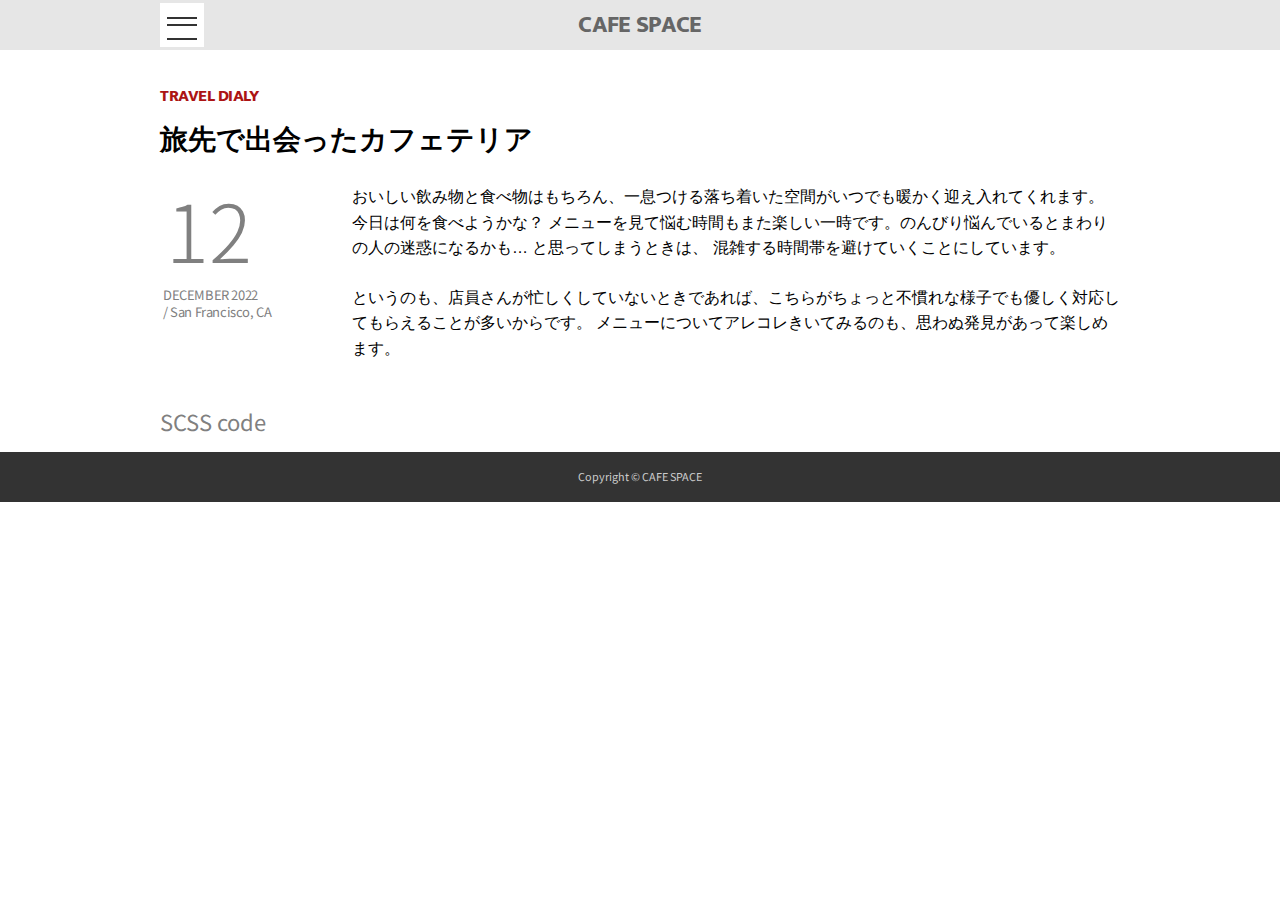
<file: coding01A/index.html>
<!DOCTYPE html>
<html lang="ja">
<head>
<meta charset="UTF-8">
<title>CAFE SPACE</title>
<meta name="viewport" content="width=device-width">
<link href="https://fonts.googleapis.com/css?family=Noto+Sans+JP:300,400&display=swap&subset=japanese" rel="stylesheet">
<link href="https://fonts.googleapis.com/css?family=Mukta:800&display=swap" rel="stylesheet">
<link rel="stylesheet" href="css/style.css">
</head>
<body>
  <header class="page-header">
    <div class="container">
     <h1>CAFE SPACE</h1>
     <div class="btn-wrapper">
     <p id="nav-btn"><span class="bar"></span></p>
     </div><!-- /.btn-wrapper -->
     <nav id="gnav">
       <ul>
        <li><a href="#" class="current">12 DECEMBER 2022</a></li>
        <li><a href="#">5 DECEMBER 2022</a></li>
        <li><a href="#">28 NOVEMBER 2022</a></li>
        <li><a href="#">21 NOVEMBER 2022</a></li>
       </ul>
     </nav><!-- /#gnav -->
    </div><!-- /.container -->
  </header><!-- /.page-header -->
  
  <main class="main-content">
   <div class="container">
    <h2><span class="red-c">TRAVEL DIALY</span><br>旅先で出会ったカフェテリア</h2>
    <div class="article">
      <div class="date">
        <p>12</p><p>DECEMBER 2022</p><p>/ San Francisco, CA</p>
      </div><!-- /.date -->
      <div class="break-time">
        <p class="one">おいしい飲み物と食べ物はもちろん、一息つける落ち着いた空間がいつでも暖かく迎え入れてくれます。
        今日は何を食べようかな？ メニューを見て悩む時間もまた楽しい一時です。のんびり悩んでいるとまわりの人の迷惑になるかも… と思ってしまうときは、
        混雑する時間帯を避けていくことにしています。</p>
        <p class="two">というのも、店員さんが忙しくしていないときであれば、こちらがちょっと不慣れな様子でも優しく対応してもらえることが多いからです。
        メニューについてアレコレきいてみるのも、思わぬ発見があって楽しめます。</p>
      </div><!-- /.break-time -->
    </div><!-- /.article -->
    <p class="code"><a href="scss/style.scss" target="_blank" rel="noopenner">SCSS code</a></p>
    </div><!-- /.conatainer -->
  </main><!-- /.main-content -->
  
  <footer class="page-footer">
      <p class="copy"><small>Copyright &copy; CAFE SPACE</small></p>
  </footer><!-- /.page-footer -->
  
<script src="https://ajax.googleapis.com/ajax/libs/jquery/3.4.1/jquery.min.js"></script>
<script>
$(function(){
  $('#nav-btn').on('click',function(){
    $('#gnav').toggleClass('click');
    if ($('#gnav').hasClass('click')) {
      $('.btn-wrapper').css('position','fixed');
      $('h1').css('padding','0');
      $('#gnav').animate({'left':'0','top':'0'},200);
    } else {
      $('.btn-wrapper').css('position','static');
      $('h1').css('padding-right','44px');
      $('#gnav').animate({'left':'-50%','top':'0'},200);
    }
    $(this).toggleClass('hamburger');
  });
  $(document).on('click',function(e){
    if (!$(e.target).closest('#gnav,.btn-wrapper').length) {
      $('.btn-wrapper').css('position','static');
      $('h1').css('padding-right','44px');
      $('#gnav').animate({'left':'-50%','top':'0'},200);
      $('#gnav').removeClass('click');
      $('#nav-btn').removeClass('hamburger');
    }
  });
});
</script>
</body>
</html>
</file>
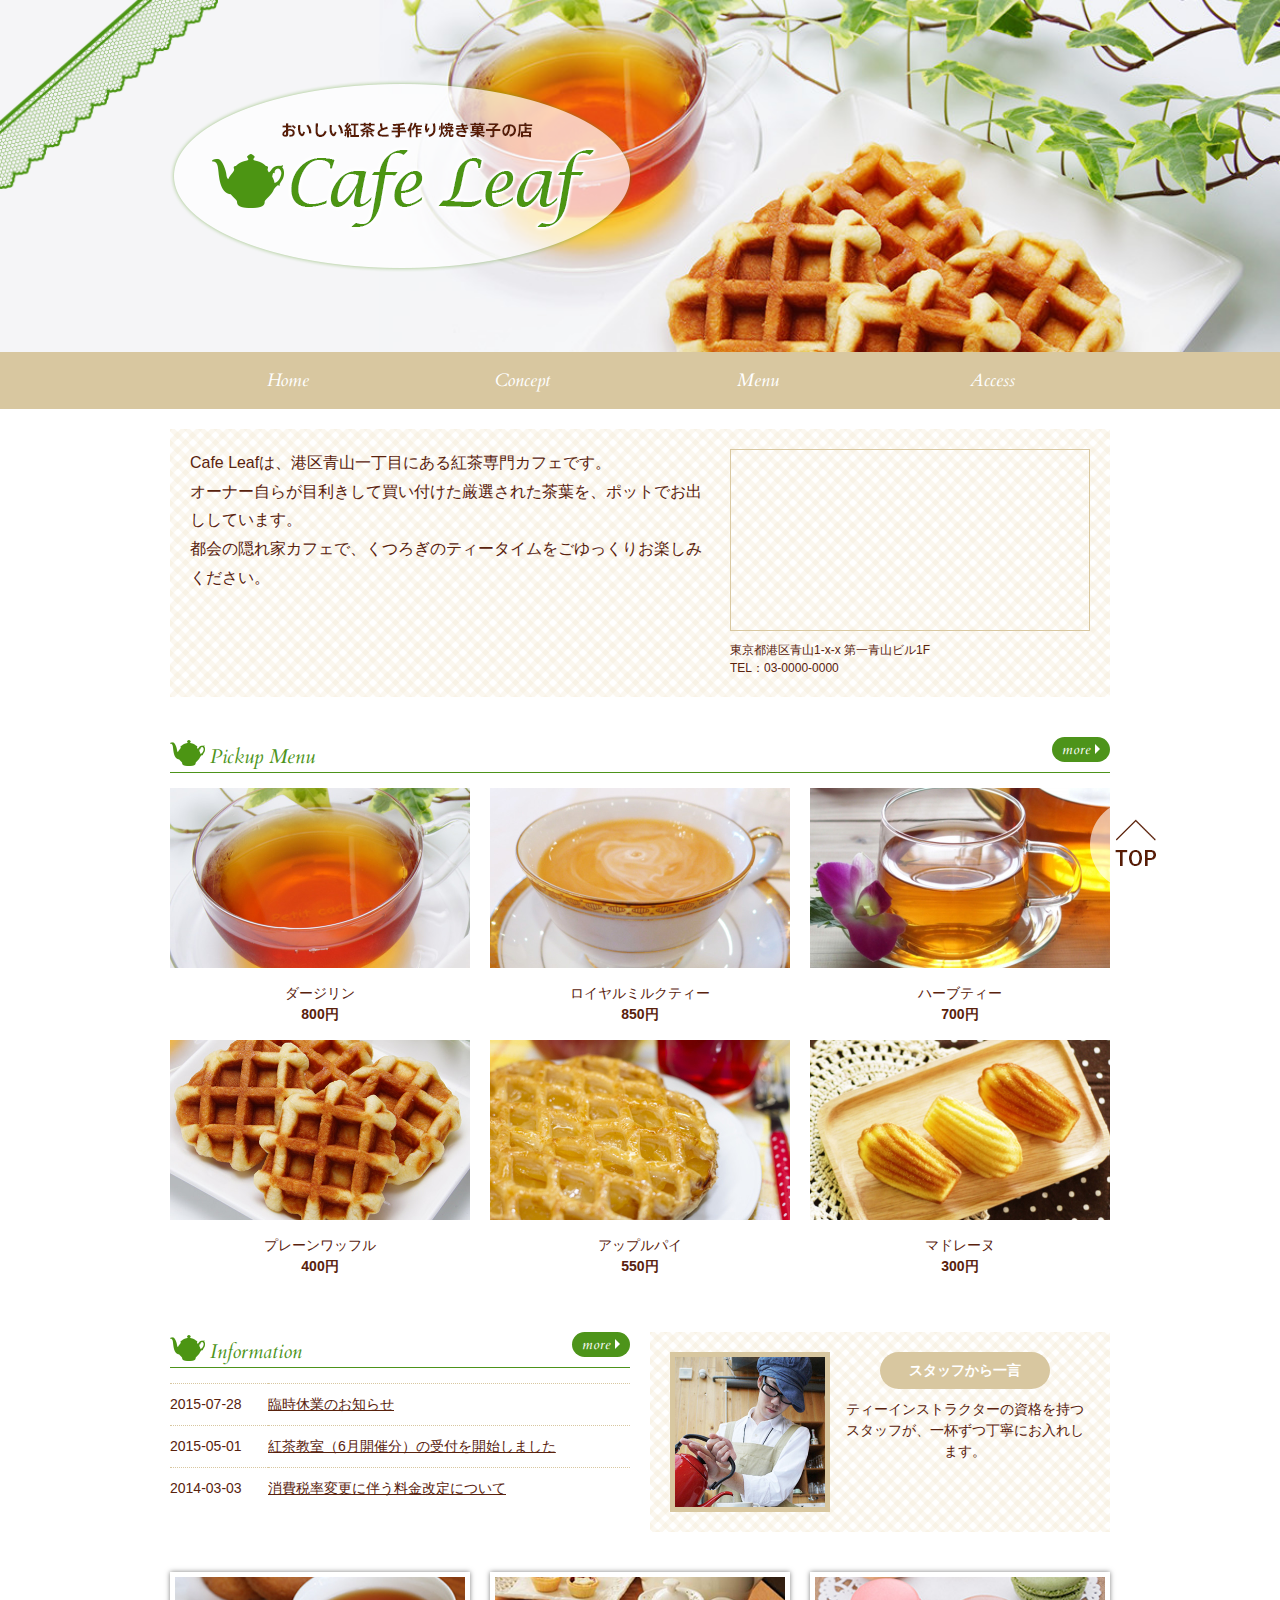
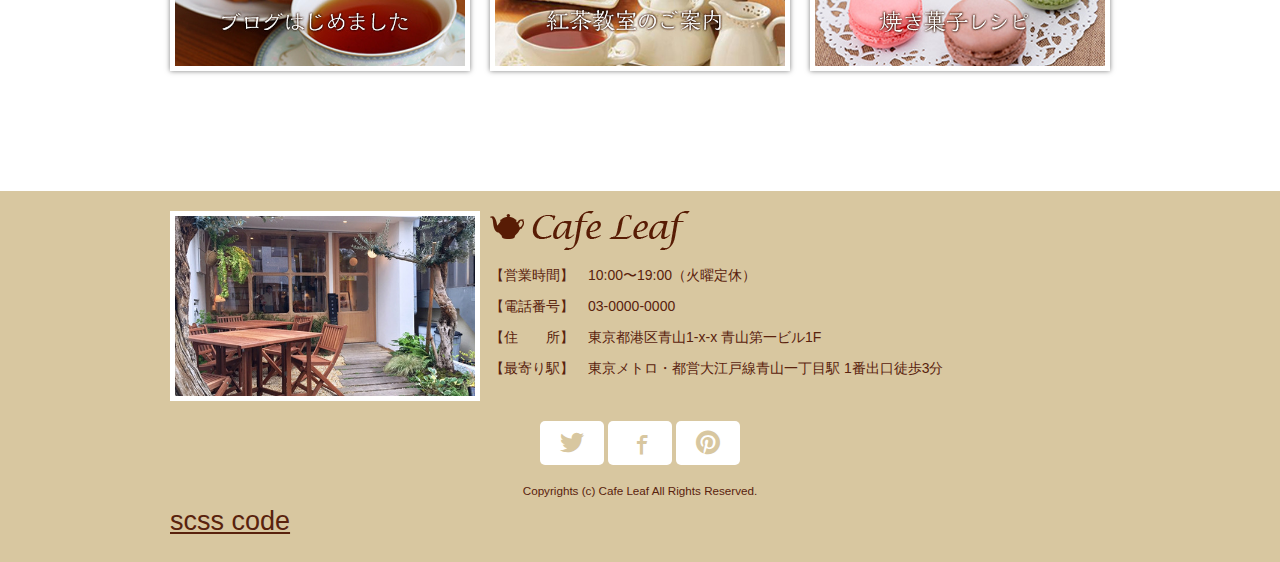
<file: coding02A/index.html>
<!DOCTYPE html>
<html lang="ja">
<head>
<meta charset="utf-8">
<meta http-equiv="X-UA-Compatible" content="IE=Edge">
<title>Cafe Leaf</title>
<meta name="description" content="">
<meta name="keywords" content="">
<meta name="viewport" content="width=device-width,initial-scale=1.0">
<meta name="format-detection" content="telephone=no">

<!--icon -->



<!-- Fonts -->
<link href='http://fonts.googleapis.com/css?family=Cardo:400,400italic' rel='stylesheet' type='text/css'>

<!-- stylesheets -->
<link rel="stylesheet" href="css/style.css" media="all">

</head>
<body>
<header id="header">
  <div class="container">
    <h1 class="top-logo"><a href="index.html"><img src="img/logo_header.png" alt="おいしい紅茶と手作り焼き菓子の店 Cafe Leaf"></a></h1>
  </div><!-- /.container -->
</header><!-- /#header -->
  
<nav id="gnav">
  <ul class="container">
    <li><a href="#">Home</a></li>
    <li><a href="#">Concept</a></li>
    <li><a href="#">Menu</a></li>
    <li><a href="#">Access</a></li>
  </ul><!-- /.container -->
</nav><!-- /#gnav -->
  
<main id="main" class="container">
  <div id="intro" class="full">
      <div class="intro-text">
          <p>Cafe Leafは、港区青山一丁目にある紅茶専門カフェです。<br>
オーナー自らが目利きして買い付けた厳選された茶葉を、ポットでお出ししています。<br>
都会の隠れ家カフェで、くつろぎのティータイムをごゆっくりお楽しみください。</p>
      </div><!-- /.intro-text -->
      <div class="intro-map">
          <div class="map">
              <iframe src="https://www.google.com/maps/embed?pb=!1m16!1m12!1m3!1d3241.177172339873!2d139.72505595!3d35.672639249999996!2m3!1f0!2f0!3f0!3m2!1i1024!2i768!4f13.1!2m1!1z5p2x5Lqs6YO95riv5Yy66Z2S5bGxMS0x!5e0!3m2!1sja!2sjp!4v1439816808418" width="600" height="450" frameborder="0" style="border:0" allowfullscreen></iframe>
          </div><!-- /.map -->
          <address>
              <p>東京都港区青山1-x-x 第一青山ビル1F</p>
              <p><a href="tel:03-0000-0000" class="btn-tel">03-0000-0000</a></p>
          </address>
      </div><!-- /.intro-map -->
  </div><!-- /#intro -->
  
  <section id="menu">
      <h2 class="heading">Pickup Menu <a href="#" class="more">more</a></h2>
      <ul class="menu-list">
          <li>
              <img src="img/ph_menu01.jpg" alt="">
              <p class="menu-text">ダージリン<br><b>800円</b></p>
          </li>
          <li>
              <img src="img/ph_menu02.jpg" alt="">
              <p class="menu-text">ロイヤルミルクティー<br><b>850円</b></p>
          </li>
          <li>
              <img src="img/ph_menu03.jpg" alt="">
              <p class="menu-text">ハーブティー<br><b>700円</b></p>
          </li>
          <li>
              <img src="img/ph_menu04.jpg" alt="">
              <p class="menu-text">プレーンワッフル<br><b>400円</b></p>
          </li>
          <li>
              <img src="img/ph_menu05.jpg" alt="">
              <p class="menu-text">アップルパイ<br><b>550円</b></p>
          </li>
          <li>
              <img src="img/ph_menu06.jpg" alt="">
              <p class="menu-text">マドレーヌ<br><b>300円</b></p>
          </li>
      </ul><!-- /.menu-list -->
  </section><!-- /#menu -->
  
  <section id="info">
      <h2 class="heading">Information <a href="#" class="more">more</a></h2>
      <dl class="info-list">
          <dt>2015-07-28</dt>
          <dd><a href="#">臨時休業のお知らせ</a></dd>
          <dt>2015-05-01</dt>
          <dd><a href="#">紅茶教室（6月開催分）の受付を開始しました</a></dd>
          <dt>2014-03-03</dt>
          <dd><a href="#">消費税率変更に伴う料金改定について</a></dd>
      </dl><!-- /.info-list -->
  </section><!-- /#info -->
  
  <section id="staff" class="full">
      <div class="staff-photo"><img src="img/ph_staff.jpg" alt="スタッフ近影"></div>
      <div class="staff-msg">
          <h2 class="staff-heading">スタッフから一言</h2>
          <p>ティーインストラクターの資格を持つスタッフが、一杯ずつ丁寧にお入れします。</p>
      </div><!-- /.staff-msg -->
  </section><!-- /#staff -->
  
  <aside id="banner">
      <ul class="banner-list clearfix">
          <li><a href="#"><img src="img/bnr_blog.jpg" alt="ブログ始めました"></a></li>
          <li><a href="#"><img src="img/bnr_lesson.jpg" alt="紅茶教室のご案内"></a></li>
          <li><a href="#"><img src="img/bnr_recipe.jpg" alt="焼き菓子レシピ"></a></li>
      </ul><!-- /.banner-list /.clearfix -->
  </aside><!-- /#banner -->
</main><!-- /#main -->
  
<footer id="footer">
  <div class="container">
    <div class="footer-photo"><img src="img/ph_shop.jpg" alt="店舗外観"></div><!-- /.footer-photo -->
    <section class="footer-info">
        <h2 class="footer-info-title"><img src="img/logo_footer.png" alt="Cafe Leaf"></h2>
        <dl class="footer-info-list">
            <dt>【営業時間】</dt>
            <dd>10:00〜19:00（火曜定休）</dd>
            <dt>【電話番号】</dt>
            <dd>03-0000-0000</dd>
            <dt>【住　　所】</dt>
            <dd>東京都港区青山1-x-x  青山第一ビル1F</dd>
            <dt>【最寄り駅】</dt>
            <dd>東京メトロ・都営大江戸線青山一丁目駅  1番出口徒歩3分</dd>
        </dl><!-- /.footer-info-list -->
    </section><!-- /.footer-info -->
    <ul class="sns">
        <li><a href="#" class="icon-twitter" title="Twitter"></a></li>
        <li><a href="#" class="icon-facebook" title="Facebook"></a></li>
        <li><a href="#" class="icon-pinterest" title="Pinterst"></a></li>
    </ul><!-- /.sns -->
    <p class="copyright"><small>Copyrights (c) Cafe Leaf All Rights Reserved.</small></p>
    <p class="pagetop"><a href="#header"><img src="img/btn_top.png" alt="ページのトップへ"></a></p>
    <p class="code"><a href="scss/style.scss" target="_blank" rel="noopenner">scss code</a></p>
  </div><!-- /.container -->
</footer><!-- /#footer -->
</body>
</html>
</file>
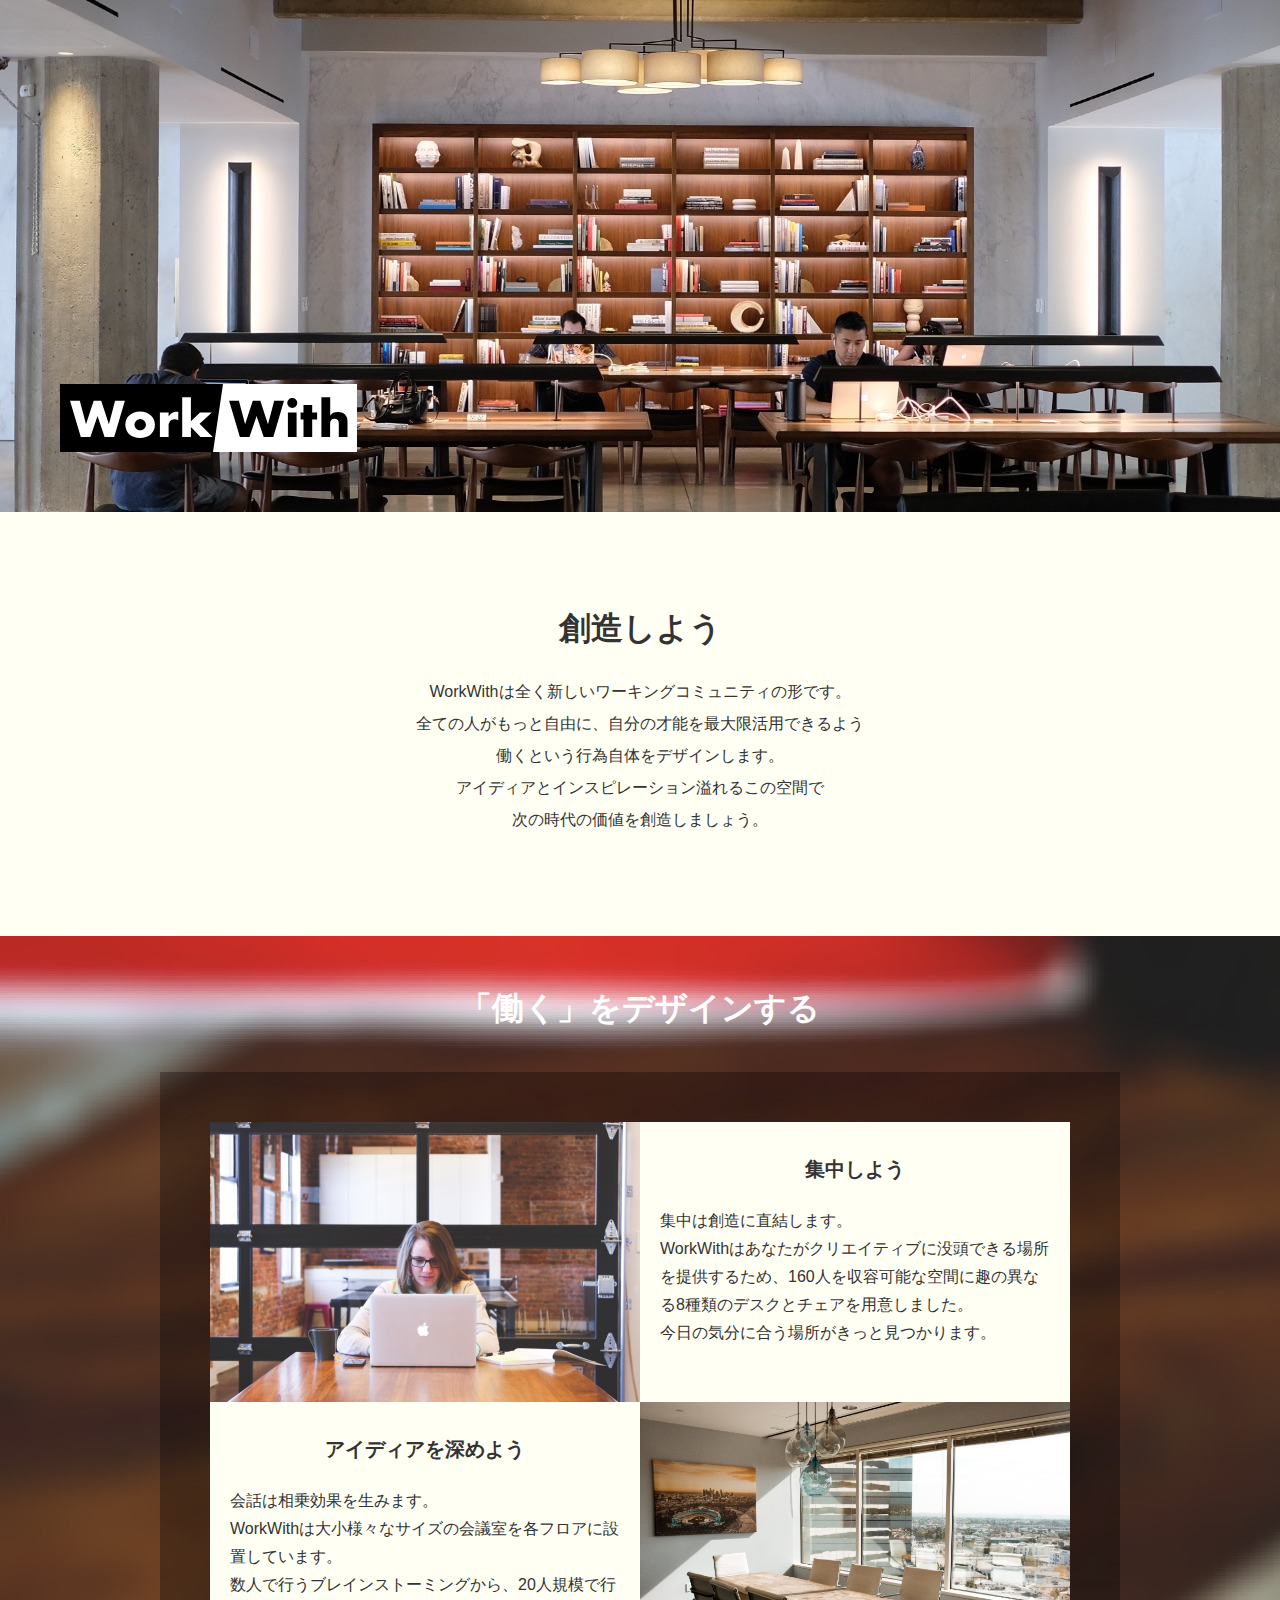
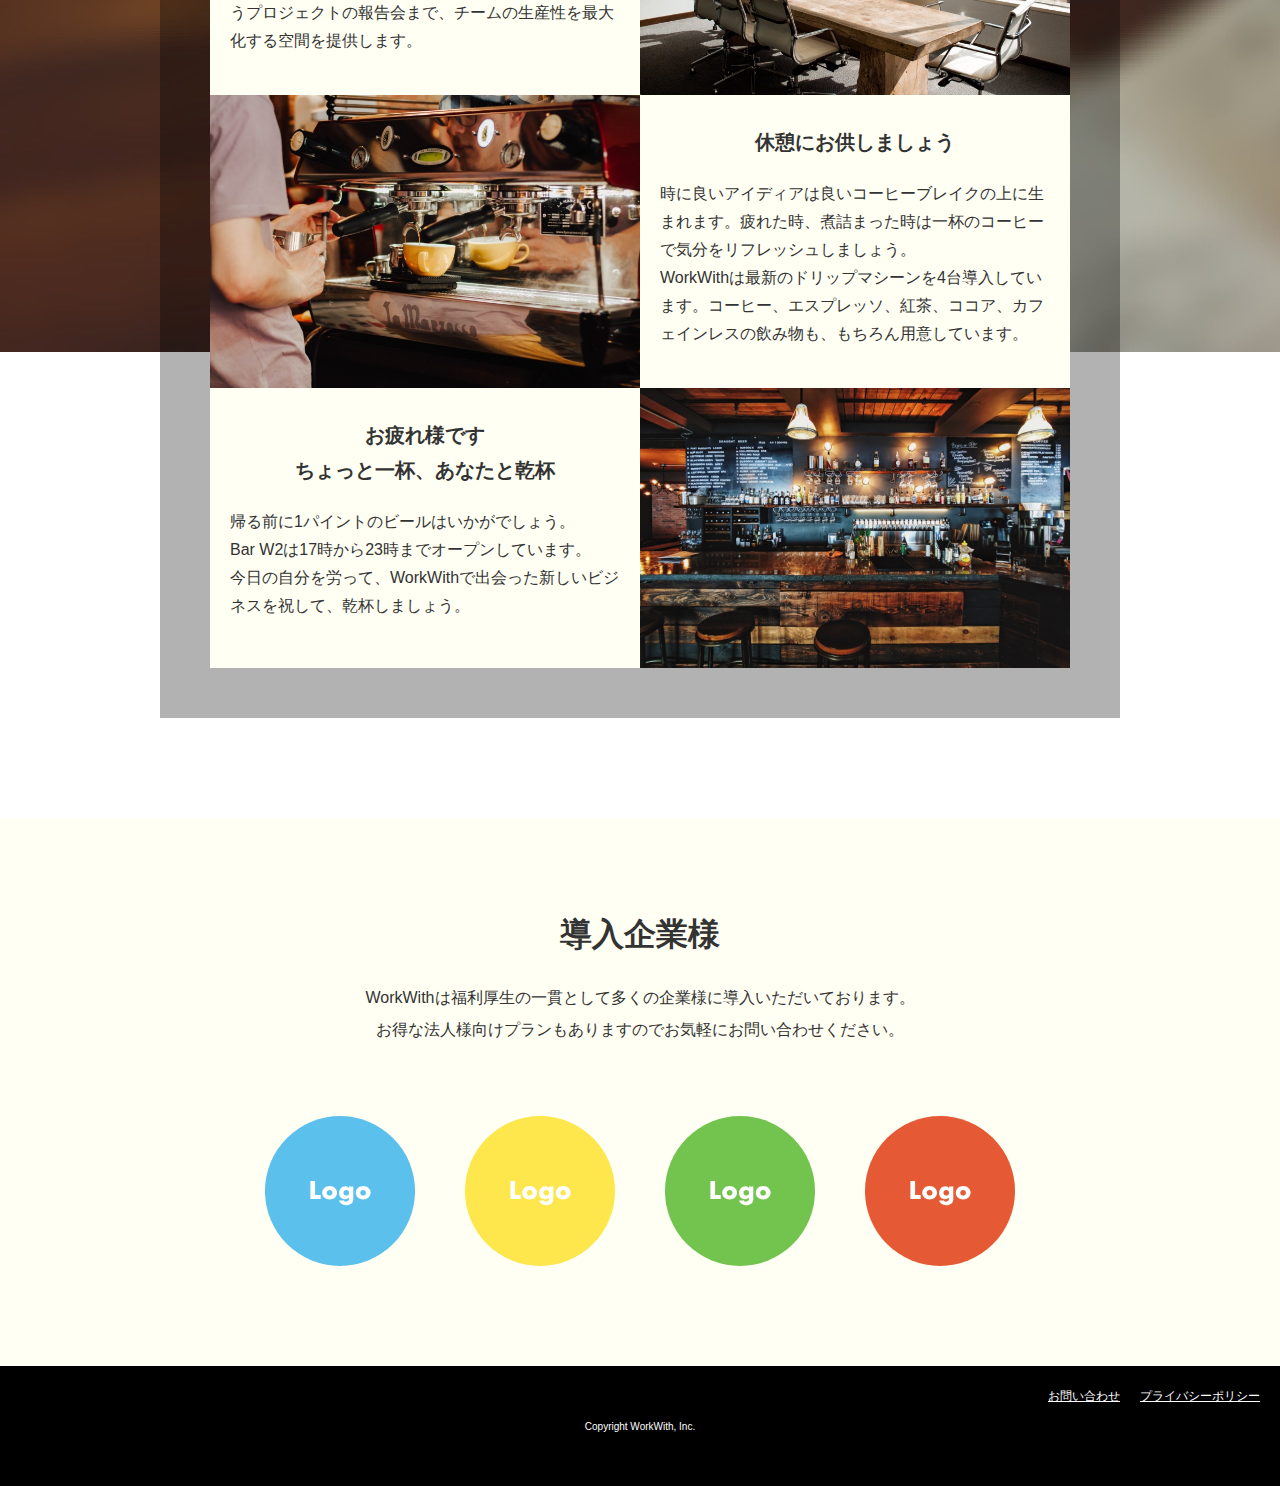
<file: coding03A/index.html>
<!DOCTYPE html>
<html lang="ja">
<head>
<meta charset="UTF-8">
<meta name="viewport" content="width=device-width, initial-scale=1.0">
<meta http-equiv="X-UA-Compatible" content="ie=edge">
<title>WorkWith - 「働く」をデザインする革新的コワーキングスペース</title>
<link rel="stylesheet" href="css/style.css">
</head>
<body>
  <header class="page-header">
    <h1 class="page-header__logo"><img src="images/logo-work_with.svg" alt="Work-with"></h1>
  </header><!-- /.page-header -->

  <main class="contents">
    <section class="intro section">
      <h2 class="section__title typo-bold">創造しよう</h2>
      <p class="section__text">WorkWithは全く新しいワーキングコミュニティの形です。<br>
        全ての人がもっと自由に、自分の才能を最大限活用できるよう<br>働くという行為自体をデザインします。<br>
        アイディアとインスピレーション溢れるこの空間で<br>次の時代の価値を創造しましょう。</p>
    </section><!-- /.intro .section -->
    <section class="work section">
      <h2 class="section__title--white typo-bold">「働く」をデザインする</h2>
      <div class="work-list">
        <div class="work-list__item work-block">
          <p class="work-block__image"><img src="images/img-working@2x.jpg" alt="concentrate"></p>
          <div class="work-block__wrapper">
            <h3 class="work-block__title typo-bold">集中しよう</h3>
            <p class="work-block__text">集中は創造に直結します。<br>
              WorkWithはあなたがクリエイティブに没頭できる場所を提供するため、160人を収容可能な空間に趣の異なる8種類のデスクとチェアを用意しました。<br>
              今日の気分に合う場所がきっと見つかります。</p>
          </div><!-- /.work-block__wrapper -->
        </div><!-- /.work-list__item .work-block -->
        <div class="work-list__item work-block">
          <p class="work-block__image"><img src="images/img-meeting_room@2x.jpg" alt="meeting_room"></p>
          <div class="work-block__wrapper">
            <h3 class="work-block__title typo-bold">アイディアを深めよう</h3>
            <p class="work-block__text">会話は相乗効果を生みます。<br>
              WorkWithは大小様々なサイズの会議室を各フロアに設置しています。<br>
              数人で行うブレインストーミングから、20人規模で行うプロジェクトの報告会まで、チームの生産性を最大化する空間を提供します。</p>
          </div><!-- /.work-block__wrapper -->
        </div><!-- /.work-list__item .work-block -->
        <div class="work-list__item work-block">
          <p class="work-block__image"><img src="images/img-drip_machine@2x.jpg" alt="coffee_break"></p>
          <div class="work-block__wrapper">
            <h3 class="work-block__title typo-bold">休憩にお供しましょう</h3>
            <p class="work-block__text">時に良いアイディアは良いコーヒーブレイクの上に生まれます。疲れた時、煮詰まった時は一杯のコーヒーで気分をリフレッシュしましょう。<br>
              WorkWithは最新のドリップマシーンを4台導入しています。コーヒー、エスプレッソ、紅茶、ココア、カフェインレスの飲み物も、もちろん用意しています。</p>
          </div><!-- /.work-block__wrapper -->
        </div><!-- /.work-list__item .work-block -->
        <div class="work-list__item work-block">
          <p class="work-block__image"><img src="images/img-bar_w2@2x.jpg" alt="bar"></p>
          <div class="work-block__wrapper">
            <h3 class="work-block__title typo-bold">お疲れ様です<br>ちょっと一杯、あなたと乾杯</h3>
            <p class="work-block__text">帰る前に1パイントのビールはいかがでしょう。<br>Bar W2は17時から23時までオープンしています。<br>
              今日の自分を労って、WorkWithで出会った新しいビジネスを祝して、乾杯しましょう。</p>
          </div><!-- /.work-block__wrapper -->
        </div><!-- /.work-list__item .work-block -->
      </div><!-- /.work__list -->
    </section><!-- /.work .section -->
    <section class="client section">
      <h2 class="section__title typo-bold">導入企業様</h2>
      <p class="section__text">WorkWithは福利厚生の一貫として多くの企業様に導入いただいております。<br>
        お得な法人様向けプランもありますのでお気軽にお問い合わせください。</p>
      <nav class="client__nav">
        <ul class="client-list">
          <li class="client-list__item"><img src="images/logo-company01.svg" alt="logo"></li>
          <li class="client-list__item"><img src="images/logo-company02.svg" alt="logo"></li>
          <li class="client-list__item"><img src="images/logo-company03.svg" alt="logo"></li>
          <li class="client-list__item"><img src="images/logo-company04.svg" alt="logo"></li>
        </ul><!-- /.client-list -->
      </nav><!-- /.client__nav -->
    </section><!-- /.client .section -->
  </main><!-- /.contents -->

  <footer class="page-footer">
    <p class="page-footer__copy"><small>Copyright WorkWith, Inc.</small></p>
    <nav class="page-footer__nav">
      <ul class="page-footer-list">
        <li class="page-footer-list__item"><a href="#">お問い合わせ</a></li>
        <li class="page-footer-list__item"><a href="#">プライバシーポリシー</a></li>
      </ul><!-- /.page-footer-list -->
    </nav><!-- /.page-footer__nav -->
  </footer><!-- /.page-footer -->
</body>
</html>
</file>
<file: coding03A/css/style.css>
html,body,ul,li,h1,h2,h3,p{margin:0;padding:0;line-height:1}img{max-width:100%;vertical-align:bottom}a{color:inherit;text-decoration:none}ul,li{list-style:none}html{font-size:62.5%}body{color:#333;background:#fff;font-family:-apple-system,BlinkMacSystemFont, "Hiragino Kaku Gothic ProN", "Meiryo",sans-serif}.typo-bold{font-weight:700}.section{padding:40px 0}.section:nth-of-type(2){padding-bottom:0}.section:last-of-type{background-color:#fff}@media (min-width: 768px){.section{padding:40px 0 100px}.section:nth-of-type(2){padding-bottom:100px}.section:last-of-type{background-color:#fffff3}}.section__title,.section__title--white{margin-bottom:24px;font-size:2.8rem;line-height:1.0;text-align:center}@media (min-width: 768px){.section__title,.section__title--white{font-size:3.2rem;margin-bottom:32px}}@media (min-width: 768px){.section__title{padding-top:60px}}.section__title--white{color:#fff;word-break:keep-all;margin-bottom:32px}@media (min-width: 768px){.section__title--white{margin:16px 0 48px}}.section__text{padding:0 20px;font-size:1.1rem;line-height:1.6;text-align:center;line-break:strict;overflow-wrap:break-word}@media (min-width: 768px){.section__text{font-size:1.6rem;line-height:2.0}}.section__text:not(:last-child){margin-bottom:70px}.page-header{background:url(../images/bg-main_visual@2x.jpg) center top no-repeat;height:60vh;position:relative}@media (min-width: 768px){.page-header{height:auto;vertical-align:baseline;padding-top:40%;background-attachment:cover}}.page-header__logo{position:absolute;top:24vh;right:0;left:0;text-align:center}@media (min-width: 768px){.page-header__logo{top:auto;bottom:60px;left:60px;text-align:initial}}.intro{background-color:#fffff3}.work{background:url(../images/bg-content@2x.jpg) center bottom no-repeat}@media (min-width: 768px){.work{background-position-y:center;background-attachment:fixed;padding-bottom:100px}}.work-list{max-width:960px;margin:0 auto;-webkit-box-sizing:border-box;box-sizing:border-box;background-color:rgba(0,0,0,0.3)}@media (min-width: 768px){.work-list{padding:50px}}.work-list__item:nth-child(even){-webkit-box-orient:horizontal;-webkit-box-direction:reverse;-ms-flex-direction:row-reverse;flex-direction:row-reverse}.work-block{background-color:#f7f7f7}.work-block:nth-of-type(even){background-color:#fffff3}@media (min-width: 768px){.work-block{display:-webkit-box;display:-ms-flexbox;display:flex;background-color:#fffff3}}@media (min-width: 768px){.work-block__image{width:50%}}.work-block__image img{width:100%;height:100%;-o-object-fit:cover;object-fit:cover}.work-block__wrapper{padding:30px 20px 40px;-webkit-box-sizing:border-box;box-sizing:border-box}@media (min-width: 768px){.work-block__wrapper{width:50%}}.work-block__title{margin-bottom:20px;font-size:1.8rem;line-height:1.5;text-align:center}@media (min-width: 768px){.work-block__title{font-size:2.0rem;line-height:1.75}}.work-block__text{font-size:1.2rem;line-height:1.5}@media (min-width: 768px){.work-block__text{font-size:1.6rem;line-height:1.75}}.client{background-color:#fffff3}.client-list{display:-ms-grid;display:grid;margin:0 auto;-ms-grid-rows:150px 150px;grid-template-rows:150px 150px;-ms-grid-columns:40% 40%;grid-template-columns:40% 40%;gap:20px;-webkit-box-pack:center;-ms-flex-pack:center;justify-content:center}.client-list__item{text-align:center;margin:0 auto}@media (min-width: 768px){.client-list{width:780px;display:-webkit-box;display:-ms-flexbox;display:flex;-webkit-box-pack:justify;-ms-flex-pack:justify;justify-content:space-between}}.page-footer{position:relative;padding:28px 10px;background-color:#000}@media (min-width: 768px){.page-footer{display:-webkit-box;display:-ms-flexbox;display:flex;-webkit-box-pack:end;-ms-flex-pack:end;justify-content:flex-end;padding:24px 20px}}.page-footer__copy{font-size:1.2rem;color:#fff;position:absolute;top:80%;left:8%}@media (min-width: 768px){.page-footer__copy{top:50%;left:50%;z-index:1;-webkit-transform:translate(-50%, -50%);transform:translate(-50%, -50%)}}.page-footer-list{text-align:center;margin-bottom:60px}@media (min-width: 768px){.page-footer-list{display:-webkit-box;display:-ms-flexbox;display:flex}}.page-footer-list__item{line-height:3}@media (min-width: 768px){.page-footer-list__item{line-height:1}}.page-footer-list__item:not(:last-child){margin-right:20px}.page-footer-list a{font-size:1.2rem;color:#fff;text-decoration:underline}
/*# sourceMappingURL=style.css.map */
</file>
<file: coding01A/css/style.css>
/*-------- reset --------*/
html, body, h1, h2, p, ul, li {
  margin: 0;
  padding: 0;
  line-height: 1.0;
}

img {
  vertical-align: bottom;
  max-width: 100%;
}

a {
  text-decoration: none;
  color: inherit;
}

ul, li {
  list-style: none;
}

/*-------- layout --------*/
body {
  background: #fff;
  color: #000;
  font-size: 16px;
  font-family: -apple-system,BlinkMacSystemFont,
 'Noto Sans JP', sans-serif;
}

.container {
  padding: 0 20px;
}

@media (min-width: 768px) {
  .container {
    max-width: 960px;
    margin: 0 auto;
  }
}

.page-header {
  background: #e6e6e6;
}

.page-header .container {
  height: 50px;
  display: flex;
  flex-direction: row-reverse;
  justify-content: flex-end;
  align-items: center;
  text-align: center;
}

h1 {
  color: #666;
  font-family: 'Mukta', sans-serif;
  font-size: 24px;
  font-weight: 800;
  letter-spacing: -0.7px;
  margin: 0 auto;
  padding-right: 44px;
}

.btn-wrapper {
  z-index: 1;
}

#nav-btn {
  width: 44px;
  height: 44px;
  background: #fff;
  position: relative;
  cursor: pointer;
}

#nav-btn.hamburger > .bar {
  background: transparent;
  top: 0;
}

#nav-btn.hamburger > .bar::before {
  transform: rotate(45deg);
  top: 0;
}

#nav-btn.hamburger > .bar::after {
  transform: rotate(-45deg);
  top: 0;
}

.bar {
  display: block;
  width: 30px;
  height: 2px;
  background: #333;
  position: absolute;
  top: 0;
  left: 0;
  bottom: 0;
  right: 0;
  margin: auto;
}

.bar::before {
  content: "";
  display: block;
  width: 30px;
  height: 2px;
  background: #333;
  position: absolute;
  top: -15px;
  left: 0;
  bottom: 0;
  right: 0;
  margin: auto;
  transition: 0.2s;
}

.bar::after {
  content: "";
  display: block;
  width: 30px;
  height: 2px;
  background: #333;
  position: absolute;
  top: 15px;
  left: 0;
  bottom: 0;
  right: 0;
  margin: auto;
  transition: 0.2s;
}

#gnav {
  position: fixed;
  width: 50%;
  height: 100%;
  top: 0;
  right: 100%;
  background: rgba(51, 51, 51, 0.7);
  padding-top: 50px;
}

#gnav a {
  display: block;
  line-height: 60px;
  text-align: center;
  color: #fff;
}

#gnav a:hover, #gnav a.current {
  background: rgba(170, 170, 170, 0.7);
}

h2 {
  margin: 16px 0 30px;
  font-family: 'Futura Std', sans-serif;
  font-size: 28px;
}

.red-c {
  color: #ac1414;
  font-size: 17px;
  font-family: 'Mukta', sans-serif;
  font-weight: 800;
  letter-spacing: -0.5px;
  line-height: 60px;
}

.date {
  color: #808080;
  font-size: 13px;
  letter-spacing: -0.4px;
  margin-bottom: 24px;
  display: flex;
}

@media (min-width: 768px) {
  .date {
    display: block;
    width: 20%;
  }
  .date p:first-of-type {
    font-size: 80px;
    font-weight: 300;
    margin: 4px 0 20px 6px;
  }
  .date p:nth-of-type(2) {
    margin: 0;
  }
  .date p:last-of-type {
    margin: 4px 0 0 3px;
  }
}

.date p:nth-of-type(2) {
  margin: 0 3px;
}

.one {
  margin-bottom: 24px;
  line-height: 1.6;
  font-family: Meiryo, sans-serif;
}

.two {
  margin-bottom: 48px;
  line-height: 1.6;
  font-family: Meiryo, sans-serif;
}

.page-footer {
  height: 50px;
  background: #333;
}

.code {
  color: #808080;
  font-size: 22px;
  margin-bottom: 20px;
}

.code a:hover {
  color: #ac1414;
}

.copy {
  color: #ccc;
  font-size: 13px;
  text-align: center;
  padding-top: 17px;
}

@media (min-width: 768px) {
  .article {
    display: flex;
    justify-content: space-between;
  }
  .break-time {
    width: 80%;
  }
}
</file>
<file: coding02A/css/style.css>
@charset "UTF-8";
/*
=======================================
	Reset CSS
=======================================
*/
html, body, div, span, object, iframe,
h1, h2, h3, h4, h5, h6, p, blockquote, pre,
abbr, address, cite, code,
del, dfn, em, img, ins, kbd, q, samp,
small, strong, sub, sup, var,
b, i,
dl, dt, dd, ol, ul, li,
fieldset, form, label, legend,
table, caption, tbody, tfoot, thead, tr, th, td,
article, aside, canvas, details, figcaption, figure,
footer, header, main, menu, nav, section, summary,
time, mark, audio, video {
  margin: 0;
  padding: 0;
}

article, aside, details, figcaption, figure,
footer, header, main, menu, nav, section {
  display: block;
}

html {
  -webkit-text-size-adjust: 100%;
}

body {
  color: #59220d;
  line-height: 1.5;
  font-size: 14px;
  font-family: sans-serif;
}

img {
  border: 0;
  max-width: 100%;
  height: auto;
}

ul, ol {
  list-style-type: none;
}

table {
  border-collapse: collapse;
  border-spacing: 0;
}

img, input, select, textarea {
  vertical-align: middle;
}

a {
  color: #59220d;
  transition: 0.5s;
}

a:hover {
  color: #d53e04;
}

a:hover img {
  opacity: 0.7;
}

/*Icon Fonts*/
@font-face {
  font-family: 'icomoon';
  src: url("fonts/icomoon.eot?-2ppakl");
  src: url("fonts/icomoon.eot?#iefix-2ppakl") format("embedded-opentype"), url("fonts/icomoon.ttf?-2ppakl") format("truetype"), url("fonts/icomoon.woff?-2ppakl") format("woff"), url("fonts/icomoon.svg?-2ppakl#icomoon") format("svg");
  font-weight: normal;
  font-style: normal;
}

[class^="icon-"], [class*=" icon-"] {
  font-family: 'icomoon';
  speak: none;
  font-style: normal;
  font-weight: normal;
  font-variant: normal;
  text-transform: none;
  line-height: 1;
  /* Better Font Rendering =========== */
  -webkit-font-smoothing: antialiased;
  -moz-osx-font-smoothing: grayscale;
}

.icon-facebook:before {
  content: "\e600";
}

.icon-twitter:before {
  content: "\e601";
}

.icon-pinterest:before {
  content: "\e602";
}

/*
=========================================
	Base Layout
=========================================
*/
/*ALL and Smart Phone*/
.container {
  max-width: 940px;
  padding-left: 10px;
  padding-right: 10px;
  margin: 0 auto;
}

.container::after {
  content: "";
  display: block;
  clear: both;
}

.full {
  margin-left: -10px;
  margin-right: -10px;
}

@media screen and (min-width: 640px) {
  .full {
    margin-left: 0;
    margin-right: 0;
  }
}

/*
=========================================
	Modules（Block）
=========================================
*/
/*header
--------------------*/
#header {
  padding: 12.5%;
  background: url(../img/bg_header.jpg) center top no-repeat;
  background-size: cover;
  text-align: center;
  position: relative;
}

@media screen and (min-width: 640px) {
  #header {
    padding: 80px 0;
    text-align: left;
  }
}

#header::before {
  content: "";
  display: block;
  width: 33.75%;
  height: 55.5555%;
  max-width: 220px;
  max-height: 200px;
  background: url(../img/bg_race.png) no-repeat;
  background-size: contain;
  position: absolute;
  left: 0;
  top: 0;
}

/*global navigation
--------------------*/
#gnav {
  background: #d8c7a0;
}

@media screen and (min-width: 640px) {
  #gnav {
    margin-bottom: 20px;
  }
}

#gnav ul {
  overflow: hidden;
}

#gnav ul li {
  float: left;
  width: 25%;
  text-align: center;
}

#gnav a {
  display: block;
  padding: 15px 0;
  color: #fff;
  text-decoration: none;
  font-size: 18px;
  font-family: 'Cardo', serif;
  font-style: italic;
}

#gnav a:hover {
  background: #ecdfc2;
}

/*main
--------------------*/
#main {
  margin-bottom: 100px;
}

/*Google Map
--------------------*/
.map {
  border: #d8c7a0 1px solid;
  position: relative;
  padding-bottom: 50%;
}

.map iframe {
  position: absolute;
  left: 0;
  top: 0;
  width: 100%;
  height: 100%;
}

/*introduction
--------------------*/
#intro {
  margin-bottom: 40px;
  padding: 20px 10px;
  background: url(../img/bg_check.png);
}

@media screen and (min-width: 640px) {
  #intro {
    padding: 20px;
    overflow: hidden;
  }
}

#intro .intro-text {
  margin-bottom: 20px;
  font-size: 114%;
}

@media screen and (min-width: 640px) {
  #intro .intro-text {
    width: 57.7777%;
    float: left;
    line-height: 1.8;
  }
}

@media screen and (min-width: 640px) {
  #intro .intro-map {
    width: 40%;
    float: right;
  }
}

#intro .intro-map .map {
  margin-bottom: 20px;
}

@media screen and (min-width: 640px) {
  #intro .intro-map .map {
    margin-bottom: 10px;
  }
}

#intro .intro-map address {
  text-align: center;
  font-style: normal;
  font-size: 12px;
}

@media screen and (min-width: 640px) {
  #intro .intro-map address {
    text-align: left;
  }
}

#intro .intro-map address p + p {
  margin-top: 10px;
}

@media screen and (min-width: 640px) {
  #intro .intro-map address p + p {
    margin-top: 0;
  }
}

#intro .intro-map address .btn-tel {
  display: inline-block;
  width: 70%;
  max-width: 200px;
  padding: 8px 0;
  border-radius: 2em;
  background: #d8c7a0;
  color: #fff;
  text-decoration: none;
  font-size: 18px;
}

@media screen and (min-width: 640px) {
  #intro .intro-map address .btn-tel {
    display: inline;
    width: auto;
    max-width: none;
    padding: 0;
    background: none;
    color: inherit;
    font-size: inherit;
  }
}

@media screen and (min-width: 640px) {
  #intro .intro-map address .btn-tel::before {
    content: "TEL：";
  }
}

/*Pickup Menu
--------------------*/
.menu-text {
  padding: 15px;
  text-align: center;
}

@media screen and (min-width: 640px) {
  #menu {
    margin-bottom: 40px;
  }
  #menu .menu-list {
    overflow: hidden;
  }
  #menu .menu-list li {
    float: left;
    width: 31.9148%;
    margin-right: 2.12765%;
  }
  #menu .menu-list li:nth-child(3n) {
    margin-right: 0;
  }
}

/*info
--------------------*/
#info {
  margin-bottom: 20px;
}

@media screen and (min-width: 640px) {
  #info {
    float: left;
    width: 48.9361%;
  }
}

#info .info-list:first-of-type {
  border-top: none;
}

#info .info-list dt {
  clear: left;
  float: left;
  width: 7em;
  padding: 10px 0;
  border-top: #d8c7a0 1px dotted;
}

#info .info-list dd {
  padding: 10px 0;
  border-top: #d8c7a0 1px dotted;
  overflow: hidden;
}

/*staff
--------------------*/
#staff {
  margin-bottom: 40px;
  padding: 20px 10px;
  background: url(../img/bg_check.png);
  text-align: center;
}

@media screen and (min-width: 640px) {
  #staff {
    float: right;
    width: 48.9361%;
    padding: 20px;
    box-sizing: border-box;
  }
}

#staff .staff-photo {
  width: 50%;
  margin: 0 auto 20px;
}

@media screen and (min-width: 640px) {
  #staff .staff-photo {
    float: left;
    width: 35.7142%;
    margin-bottom: 0;
  }
}

#staff .staff-photo img {
  border: #d8c7a0 5px solid;
}

@media screen and (min-width: 640px) {
  #staff .staff-msg {
    float: right;
    width: 59.5238%;
  }
}

#staff .staff-msg .staff-heading {
  display: inline-block;
  width: 60%;
  padding: 8px 10px;
  margin-bottom: 10px;
  border-radius: 2em;
  background: #d8c7a0;
  color: #fff;
  font-size: 14px;
}

/*banner
--------------------*/
@media screen and (min-width: 640px) {
  #banner {
    clear: both;
  }
}

#banner .banner-list {
  width: 83.3333%;
  max-width: 300px;
  margin: 0 auto;
}

@media screen and (min-width: 640px) {
  #banner .banner-list {
    width: 100%;
    max-width: none;
    text-align: left;
  }
}

#banner .banner-list li {
  margin-bottom: 20px;
  box-shadow: 0 0 5px rgba(0, 0, 0, 0.5);
}

@media screen and (min-width: 640px) {
  #banner .banner-list li {
    float: left;
    width: 31.9148%;
    margin-right: 2.1276%;
  }
}

#banner .banner-list li img {
  border: #fff 5px solid;
  box-sizing: border-box;
}

@media screen and (min-width: 640px) {
  #banner .banner-list li:nth-child(3n) {
    margin-right: 0;
  }
}

/*footer
--------------------*/
#footer {
  padding: 20px 10px;
  background: #d8c7a0;
}

#footer .footer-photo {
  width: 83.3333%;
  margin: 0 auto 20px;
}

@media screen and (min-width: 640px) {
  #footer .footer-photo {
    float: left;
    width: 31.9148%;
    margin-bottom: 20px;
  }
}

#footer .footer-photo img {
  border: #fff 5px solid;
}

@media screen and (min-width: 640px) {
  #footer .footer-info {
    float: right;
    width: 65.9574%;
    margin-bottom: 20px;
  }
}

#footer .footer-info-title {
  width: 33.3333%;
  min-width: 100px;
  margin-bottom: 15px;
}

#footer .footer-info-list {
  margin-bottom: 20px;
}

#footer .footer-info-list dt {
  clear: left;
  float: left;
  width: 7em;
  margin-bottom: 10px;
}

#footer .footer-info-list dd {
  margin-bottom: 10px;
  overflow: hidden;
}

#footer .sns {
  margin-bottom: 15px;
}

@media screen and (min-width: 640px) {
  #footer .sns {
    clear: both;
    text-align: center;
  }
}

#footer .sns li {
  display: inline-block;
}

#footer .sns a {
  display: block;
  padding: 10px 20px;
  background: #fff;
  color: #d8c7a0;
  border-radius: 5px;
  font-size: 24px;
  text-decoration: none;
}

#footer .sns a:hover {
  opacity: 0.7;
}

@media screen and (min-width: 640px) {
  #footer .copyright {
    text-align: center;
  }
}

#footer .pagetop {
  width: 14.0625%;
  min-width: 45px;
  position: fixed;
  right: 10px;
  bottom: 10px;
}

.code {
  font-size: 20px;
  margin-top: 20px;
}

@media screen and (min-width: 640px) {
  .code {
    font-size: 27px;
    margin: 0;
  }
}

/*
=========================================
	Modules（Parts）
=========================================
*/
/*Heading
--------------------*/
.heading {
  margin-bottom: 15px;
  border-bottom: #4d941a 1px solid;
  color: #4d941a;
  font-size: 20px;
  font-weight: normal;
  font-family: 'Cardo', serif;
  font-style: italic;
  overflow: hidden;
  position: relative;
}

.heading:before {
  content: "";
  display: inline-block;
  width: 35px;
  height: 26px;
  margin-right: 5px;
  background: url(../img/ico_pot.png) no-repeat;
  position: relative;
  bottom: -3px;
}

@media screen and (-webkit-min-device-pixel-ratio: 2), (-webkit-min-device-pixel-ratio: 2), (min-resolution: 2dppx) {
  .heading:before {
    background: url(../img/ico_pot@2x.png) no-repeat;
    background-size: contain;
  }
}

.heading .more {
  float: right;
  display: inline-block;
  padding: 5px 5px 5px 10px;
  background: #4d941a;
  border-radius: 2em;
  color: #fff;
  text-decoration: none;
  font-size: 14px;
  line-height: 1;
}

.heading .more:hover {
  opacity: 0.7;
}

.heading .more::after {
  content: "";
  display: inline-block;
  width: 0;
  height: 0;
  margin-top: 2px;
  margin-left: 5px;
  border: transparent 5px solid;
  border-left-color: #fff;
}

/*
=========================================
	Utilities
=========================================
*/
/* マージン
---------------------------------*/
.mb0 {
  margin-bottom: 0 !important;
}

.mb5 {
  margin-bottom: 5px !important;
}

.mb10 {
  margin-bottom: 10px !important;
}

.mb15 {
  margin-bottom: 15px !important;
}

.mb20 {
  margin-bottom: 20px !important;
}

.mb25 {
  margin-bottom: 25px !important;
}

.mb30 {
  margin-bottom: 30px !important;
}

.mb35 {
  margin-bottom: 35px !important;
}

.mb40 {
  margin-bottom: 40px !important;
}

.mb45 {
  margin-bottom: 45px !important;
}

.mb50 {
  margin-bottom: 50px !important;
}

/* 左右行揃え
---------------------------------*/
.ta-l {
  text-align: left;
}

.ta-r {
  text-align: right;
}

.ta-c {
  text-align: center;
}

/* フロート／フロート解除
---------------------------------*/
.fl {
  float: left;
}

.fr {
  float: right;
}

.fl-img {
  float: left;
  margin-right: 10px;
  margin-bottom: 10px;
}

.fr-img {
  float: right;
  margin-left: 10px;
  margin-bottom: 10px;
}

.clear {
  clear: both;
}

/* clearfix */
.clearfix:after {
  content: "";
  display: block;
  clear: both;
}

.clearfix {
  zoom: 1;
}
</file>
